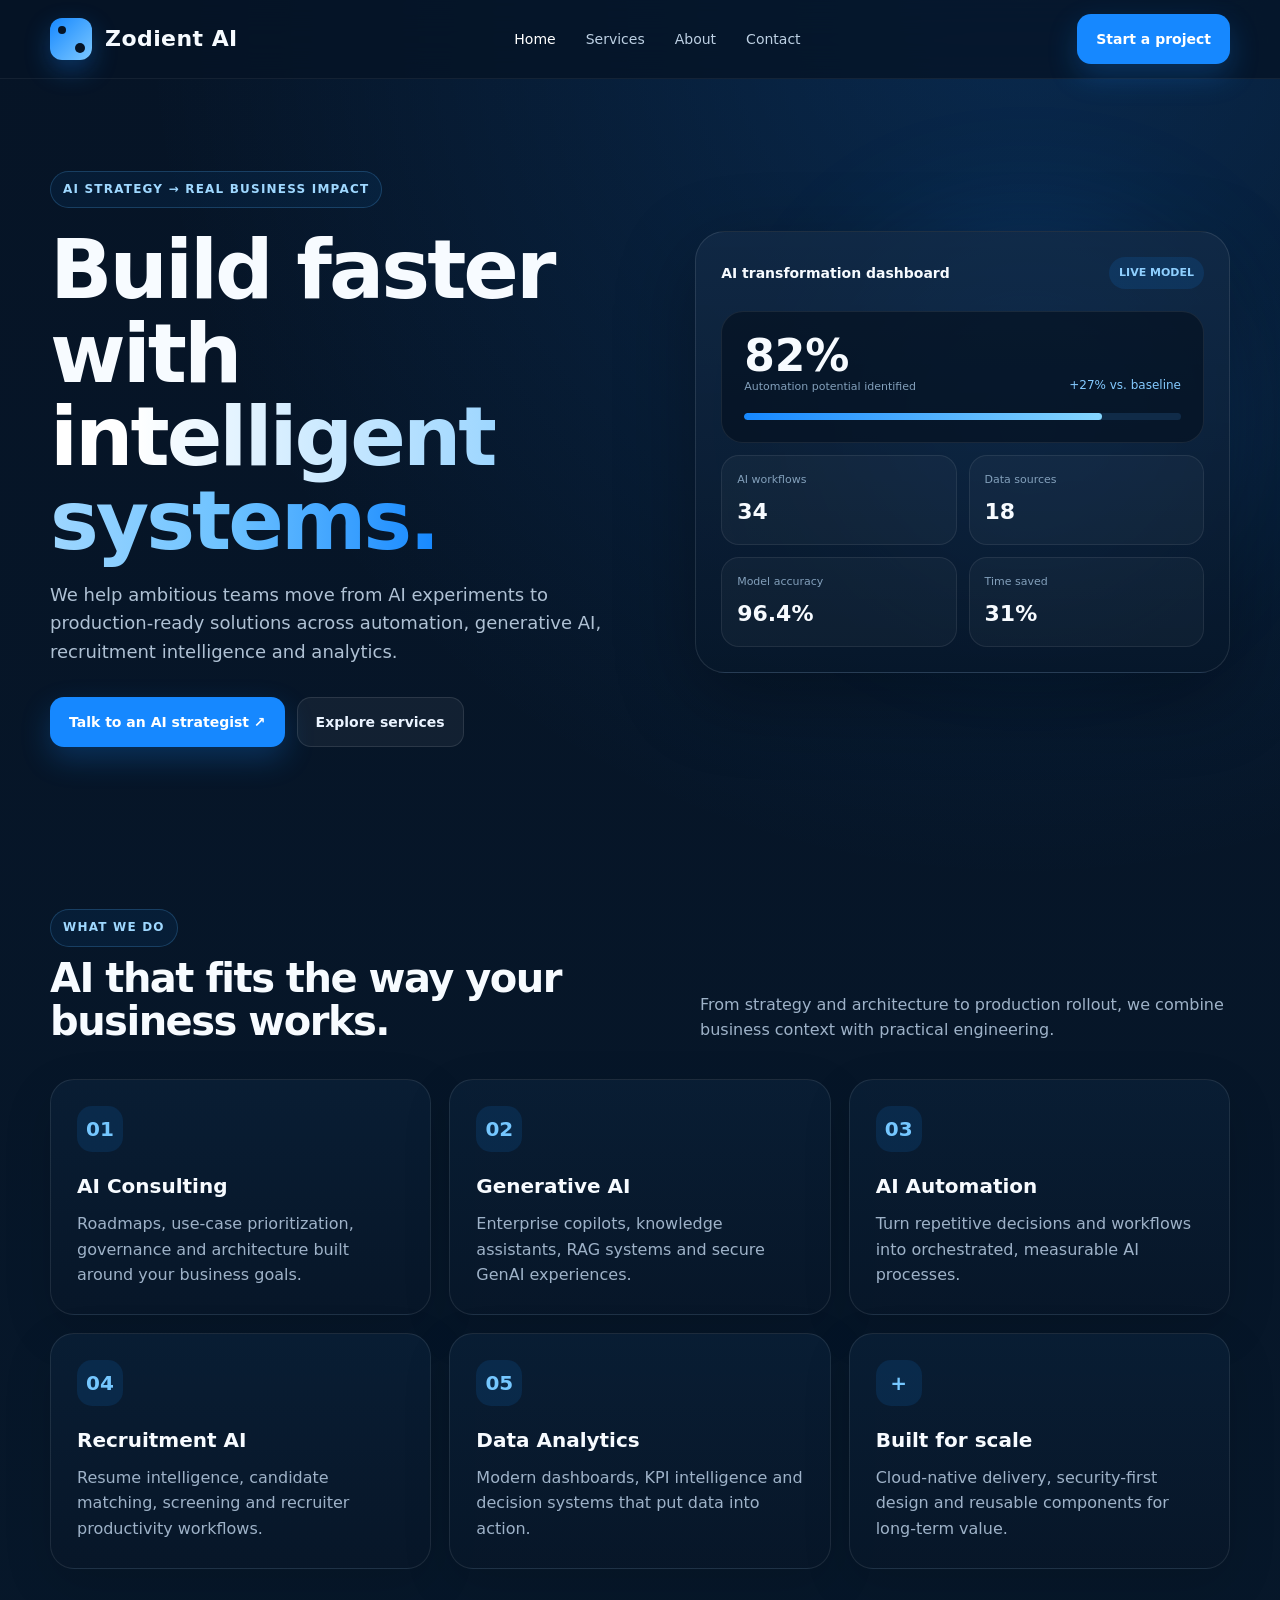
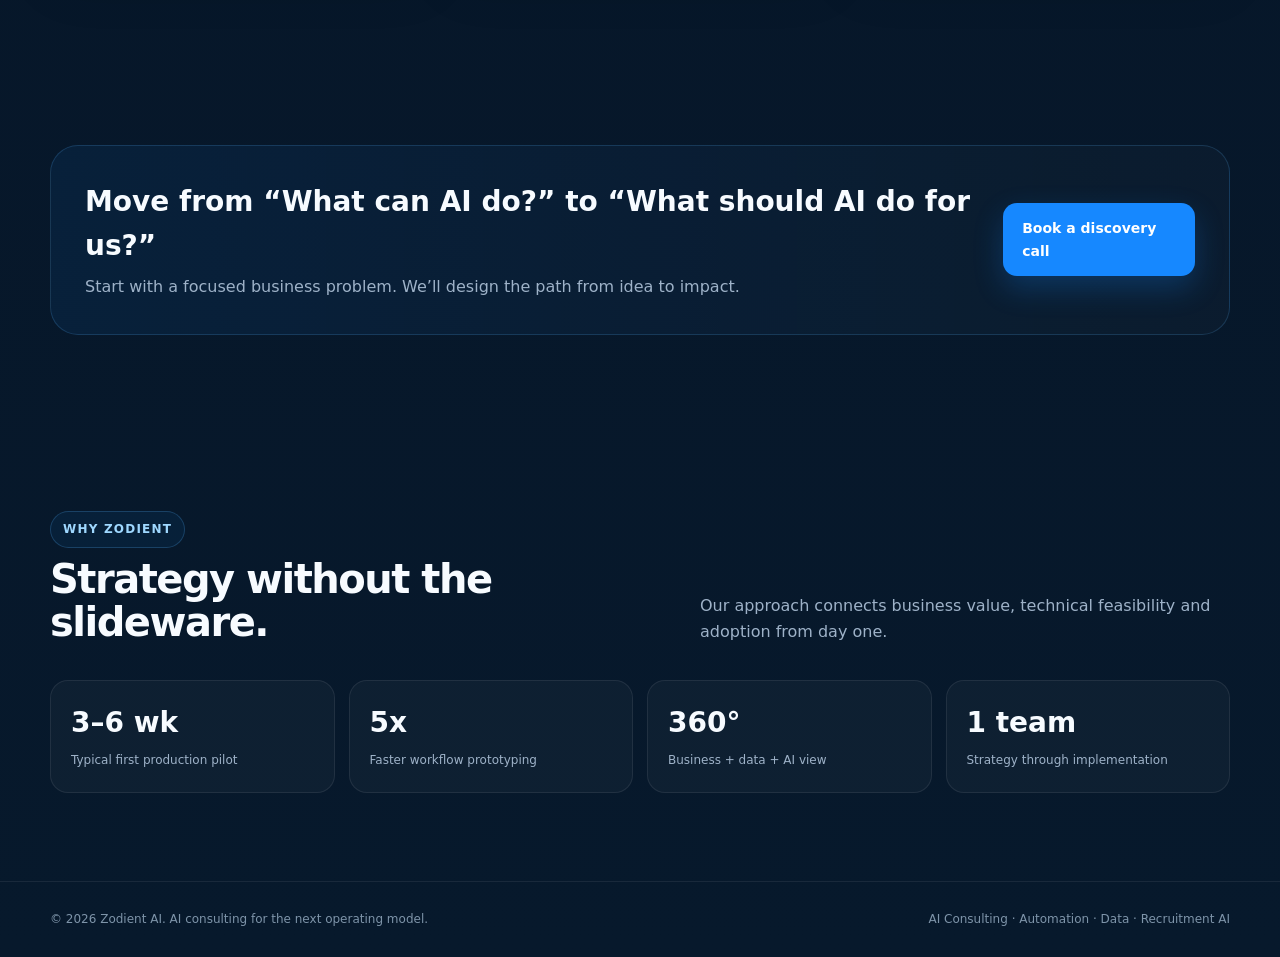
<file: index.html>
<!doctype html>
<html lang="en">
<head>
<meta charset="utf-8">
<meta name="viewport" content="width=device-width,initial-scale=1">
<title>AI Consulting | Zodient Technologies AI</title>
<meta name="description" content="Zodient helps organizations turn AI into measurable business outcomes through consulting, automation, data and recruitment intelligence.">
<link rel="stylesheet" href="styles.css">
</head>
<body>
<header class="nav">
  <div class="container nav-inner">
    <a href="index.html" class="logo"><span class="logo-mark"></span><span>Zodient AI</span></a>
    <button class="mobile-toggle" aria-label="Open menu">☰</button>
    <nav class="nav-links"><a class="active" href="index.html">Home</a><a class="" href="services.html">Services</a><a class="" href="about.html">About</a><a class="" href="contact.html">Contact</a></nav>
    <a class="btn btn-primary" href="contact.html">Start a project</a>
  </div>
</header>

<main>
<section class="hero">
  <div class="container hero-grid">
    <div>
      <div class="eyebrow">AI strategy → real business impact</div>
      <h1>Build faster with <span>intelligent systems.</span></h1>
      <p>We help ambitious teams move from AI experiments to production-ready solutions across automation, generative AI, recruitment intelligence and analytics.</p>
      <div class="hero-actions">
        <a class="btn btn-primary" href="contact.html">Talk to an AI strategist ↗</a>
        <a class="btn btn-ghost" href="services.html">Explore services</a>
      </div>
    </div>
    <div class="hero-visual">
      <div class="glow"></div>
      <div class="ai-panel">
        <div class="panel-top"><div class="panel-title">AI transformation dashboard</div><div class="badge">LIVE MODEL</div></div>
        <div class="metric-card">
          <div class="metric-row"><div><div class="metric-big">82%</div><div class="mini-label">Automation potential identified</div></div><div class="metric-note">+27% vs. baseline</div></div>
          <div class="progress"><span></span></div>
        </div>
        <div class="mini-grid">
          <div class="mini-card"><div class="mini-label">AI workflows</div><div class="mini-value">34</div></div>
          <div class="mini-card"><div class="mini-label">Data sources</div><div class="mini-value">18</div></div>
          <div class="mini-card"><div class="mini-label">Model accuracy</div><div class="mini-value">96.4%</div></div>
          <div class="mini-card"><div class="mini-label">Time saved</div><div class="mini-value">31%</div></div>
        </div>
      </div>
    </div>
  </div>
</section>

<section class="section">
  <div class="container">
    <div class="section-head">
      <div><div class="eyebrow">What we do</div><h2>AI that fits the way your business works.</h2></div>
      <p>From strategy and architecture to production rollout, we combine business context with practical engineering.</p>
    </div>
    <div class="grid-3">
      <a class="card" href="services.html#consulting"><div class="icon">01</div><h3>AI Consulting</h3><p>Roadmaps, use-case prioritization, governance and architecture built around your business goals.</p></a>
      <a class="card" href="services.html#genai"><div class="icon">02</div><h3>Generative AI</h3><p>Enterprise copilots, knowledge assistants, RAG systems and secure GenAI experiences.</p></a>
      <a class="card" href="services.html#automation"><div class="icon">03</div><h3>AI Automation</h3><p>Turn repetitive decisions and workflows into orchestrated, measurable AI processes.</p></a>
      <a class="card" href="services.html#recruitment"><div class="icon">04</div><h3>Recruitment AI</h3><p>Resume intelligence, candidate matching, screening and recruiter productivity workflows.</p></a>
      <a class="card" href="services.html#analytics"><div class="icon">05</div><h3>Data Analytics</h3><p>Modern dashboards, KPI intelligence and decision systems that put data into action.</p></a>
      <div class="card"><div class="icon">+</div><h3>Built for scale</h3><p>Cloud-native delivery, security-first design and reusable components for long-term value.</p></div>
    </div>
  </div>
</section>

<section class="section">
  <div class="container">
    <div class="band">
      <div class="band-inner">
        <div><h3>Move from “What can AI do?” to “What should AI do for us?”</h3><p>Start with a focused business problem. We’ll design the path from idea to impact.</p></div>
        <a class="btn btn-primary" href="contact.html">Book a discovery call</a>
      </div>
    </div>
  </div>
</section>

<section class="section">
  <div class="container">
    <div class="section-head"><div><div class="eyebrow">Why Zodient</div><h2>Strategy without the slideware.</h2></div><p>Our approach connects business value, technical feasibility and adoption from day one.</p></div>
    <div class="stat-row">
      <div class="stat"><b>3–6 wk</b><span>Typical first production pilot</span></div>
      <div class="stat"><b>5x</b><span>Faster workflow prototyping</span></div>
      <div class="stat"><b>360°</b><span>Business + data + AI view</span></div>
      <div class="stat"><b>1 team</b><span>Strategy through implementation</span></div>
    </div>
  </div>
</section>
</main>

<footer class="footer">
  <div class="container footer-inner">
    <div>© 2026 Zodient AI. AI consulting for the next operating model.</div>
    <div>AI Consulting · Automation · Data · Recruitment AI</div>
  </div>
</footer>
<script src="script.js"></script>
</body>
</html>
</file>
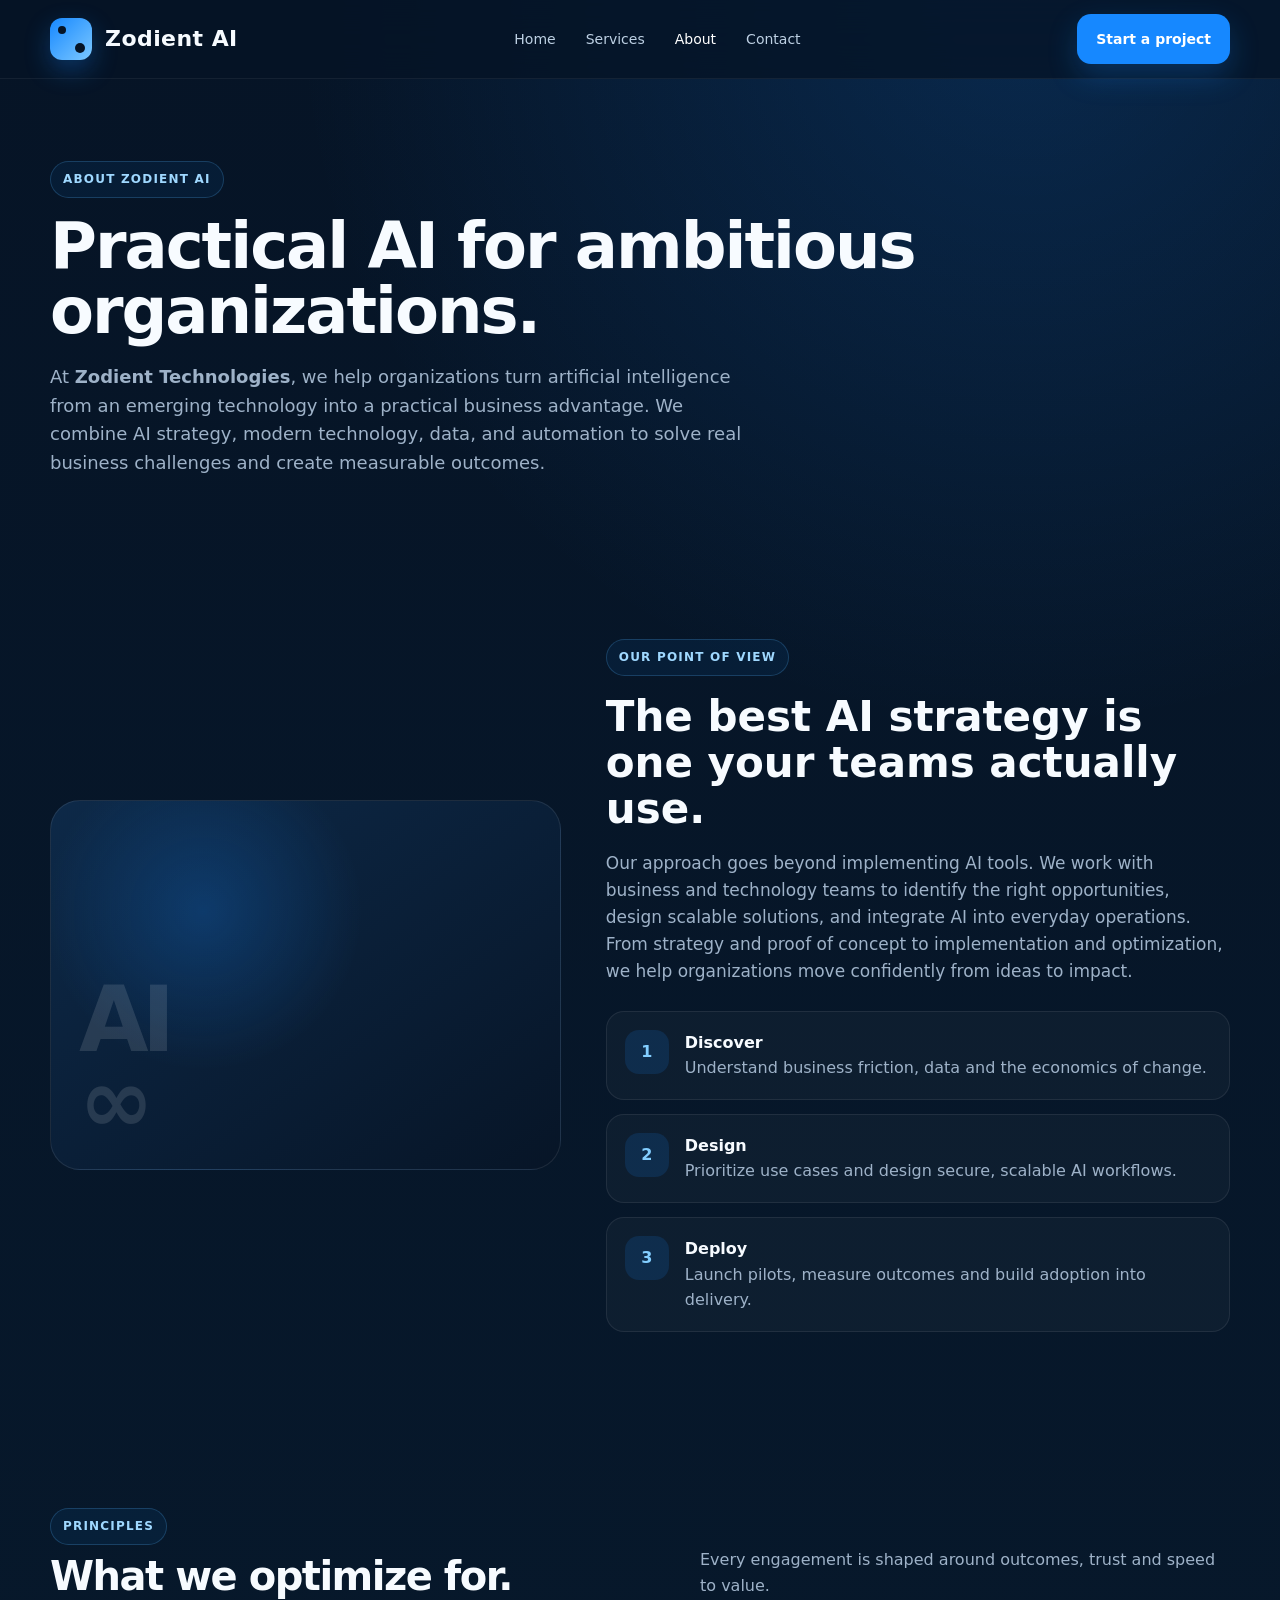
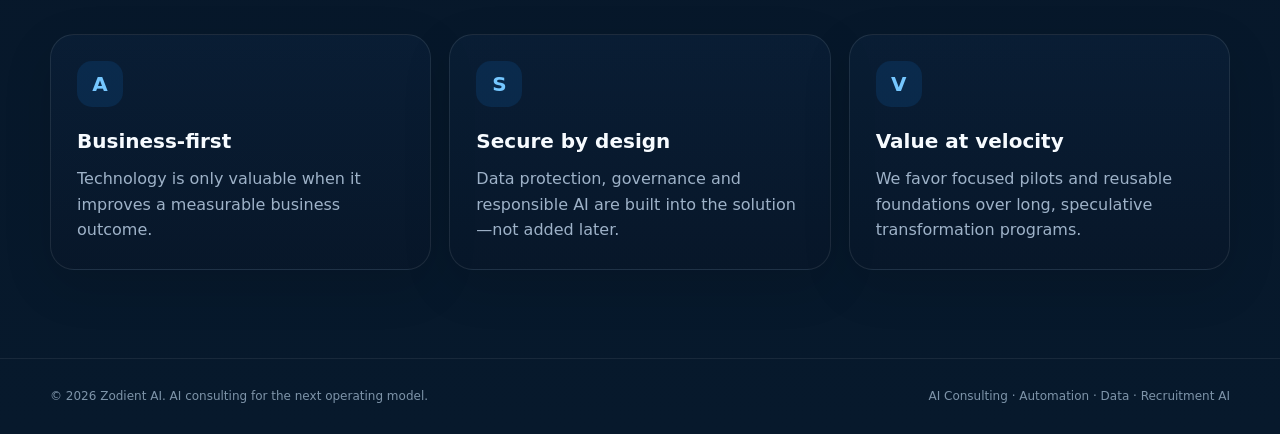
<file: about.html>
<!doctype html>
<html lang="en">
<head>
<meta charset="utf-8">
<meta name="viewport" content="width=device-width,initial-scale=1">
<title>About | Zodient AI</title>
<meta name="description" content="Zodient AI helps organizations turn AI into measurable business outcomes through consulting, automation, data and recruitment intelligence.">
<link rel="stylesheet" href="styles.css">
</head>
<body>
<header class="nav">
  <div class="container nav-inner">
    <a href="index.html" class="logo"><span class="logo-mark"></span><span>Zodient AI</span></a>
    <button class="mobile-toggle" aria-label="Open menu">☰</button>
    <nav class="nav-links"><a class="" href="index.html">Home</a><a class="" href="services.html">Services</a><a class="active" href="about.html">About</a><a class="" href="contact.html">Contact</a></nav>
    <a class="btn btn-primary" href="contact.html">Start a project</a>
  </div>
</header>

<main>
<section class="page-hero"><div class="container"><div class="eyebrow">About Zodient AI</div><h1>Practical AI for ambitious organizations.</h1><p> At <strong>Zodient Technologies</strong>, we help organizations turn
  artificial intelligence from an emerging technology into a practical
  business advantage. We combine AI strategy, modern technology, data,
  and automation to solve real business challenges and create measurable
  outcomes.</p></div></section>
<section class="section">
<div class="container about-layout">
  <div class="about-box"><div class="about-mark">AI<br>∞</div></div>
  <div>
    <div class="eyebrow">Our point of view</div>
    <h2 style="font-size:42px;line-height:1.1;margin:18px 0 12px">The best AI strategy is one your teams actually use.</h2>
    <p style="color:var(--muted);font-size:17px">Our approach goes beyond implementing AI tools. We work with business and technology teams to identify the right opportunities, design scalable solutions, and integrate AI into everyday operations. From
  strategy and proof of concept to implementation and optimization, we
  help organizations move confidently from ideas to impact.</p>
    <div class="timeline" style="margin-top:25px">
      <div class="step"><div class="num">1</div><div><strong>Discover</strong><div style="color:var(--muted)">Understand business friction, data and the economics of change.</div></div></div>
      <div class="step"><div class="num">2</div><div><strong>Design</strong><div style="color:var(--muted)">Prioritize use cases and design secure, scalable AI workflows.</div></div></div>
      <div class="step"><div class="num">3</div><div><strong>Deploy</strong><div style="color:var(--muted)">Launch pilots, measure outcomes and build adoption into delivery.</div></div></div>
    </div>
  </div>
</div>
</section>
<section class="section">
<div class="container">
<div class="section-head"><div><div class="eyebrow">Principles</div><h2>What we optimize for.</h2></div><p>Every engagement is shaped around outcomes, trust and speed to value.</p></div>
<div class="grid-3">
  <div class="card"><div class="icon">A</div><h3>Business-first</h3><p>Technology is only valuable when it improves a measurable business outcome.</p></div>
  <div class="card"><div class="icon">S</div><h3>Secure by design</h3><p>Data protection, governance and responsible AI are built into the solution—not added later.</p></div>
  <div class="card"><div class="icon">V</div><h3>Value at velocity</h3><p>We favor focused pilots and reusable foundations over long, speculative transformation programs.</p></div>
</div>
</div>
</section>
</main>

<footer class="footer">
  <div class="container footer-inner">
    <div>© 2026 Zodient AI. AI consulting for the next operating model.</div>
    <div>AI Consulting · Automation · Data · Recruitment AI</div>
  </div>
</footer>
<script src="script.js"></script>
</body>
</html>
</file>
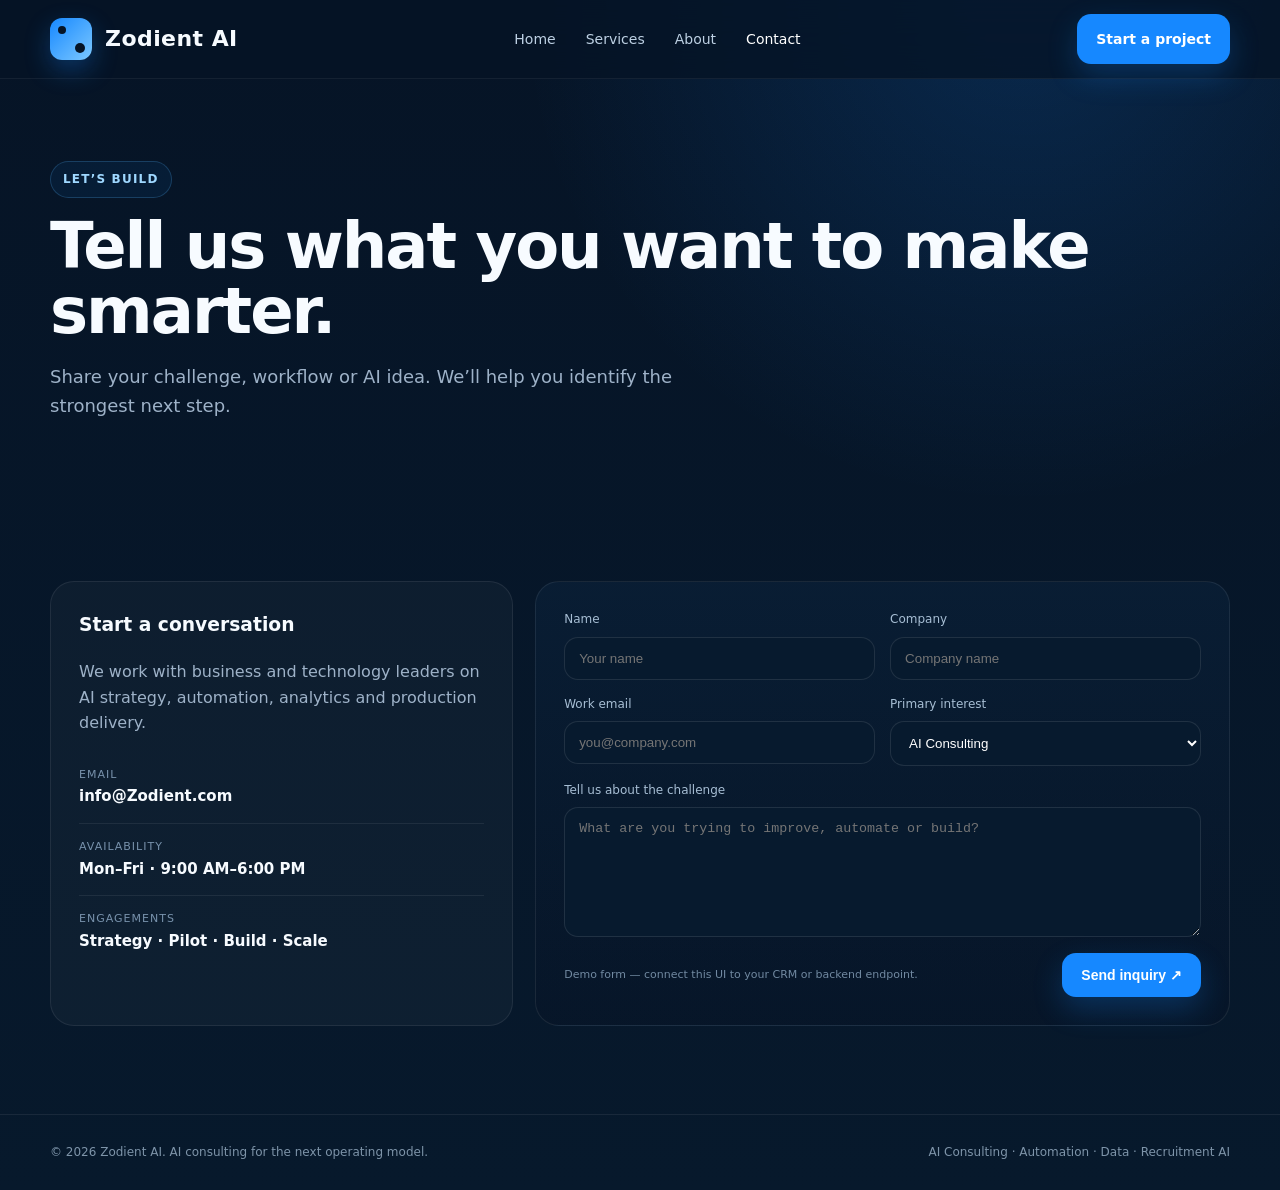
<file: contact.html>
<!doctype html>
<html lang="en">
<head>
<meta charset="utf-8">
<meta name="viewport" content="width=device-width,initial-scale=1">
<title>Contact | Zodient AI</title>
<meta name="description" content="Zodient AI helps organizations turn AI into measurable business outcomes through consulting, automation, data and recruitment intelligence.">
<link rel="stylesheet" href="styles.css">
</head>
<body>
<header class="nav">
  <div class="container nav-inner">
    <a href="index.html" class="logo"><span class="logo-mark"></span><span>Zodient AI</span></a>
    <button class="mobile-toggle" aria-label="Open menu">☰</button>
    <nav class="nav-links"><a class="" href="index.html">Home</a><a class="" href="services.html">Services</a><a class="" href="about.html">About</a><a class="active" href="contact.html">Contact</a></nav>
    <a class="btn btn-primary" href="contact.html">Start a project</a>
  </div>
</header>

<main>
<section class="page-hero"><div class="container"><div class="eyebrow">Let’s build</div><h1>Tell us what you want to make smarter.</h1><p>Share your challenge, workflow or AI idea. We’ll help you identify the strongest next step.</p></div></section>
<section class="section">
<div class="container contact-grid">
  <div class="contact-info">
    <h3>Start a conversation</h3>
    <p style="color:var(--muted)">We work with business and technology leaders on AI strategy, automation, analytics and production delivery.</p>
    <div class="contact-item"><span>Email</span><strong>info@Zodient.com</strong></div>
    <div class="contact-item"><span>Availability</span><strong>Mon–Fri · 9:00 AM–6:00 PM</strong></div>
    <div class="contact-item"><span>Engagements</span><strong>Strategy · Pilot · Build · Scale</strong></div>
  </div>
  <form class="form" id="contactForm">
    <div class="fields">
      <div class="field"><label for="name">Name</label><input class="input" id="name" required placeholder="Your name"></div>
      <div class="field"><label for="company">Company</label><input class="input" id="company" placeholder="Company name"></div>
      <div class="field"><label for="email">Work email</label><input class="input" id="email" type="email" required placeholder="you@company.com"></div>
      <div class="field"><label for="service">Primary interest</label><select class="input" id="service"><option>AI Consulting</option><option>Generative AI</option><option>AI Automation</option><option>Recruitment AI</option><option>Data Analytics</option></select></div>
      <div class="field full"><label for="message">Tell us about the challenge</label><textarea id="message" required placeholder="What are you trying to improve, automate or build?"></textarea></div>
    </div>
    <div class="form-footer"><div class="fine">Demo form — connect this UI to your CRM or backend endpoint.</div><button class="btn btn-primary" type="submit">Send inquiry ↗</button></div>
    <div id="success" class="success">Thanks — your inquiry has been captured in the demo UI.</div>
  </form>
</div>
</section>
</main>

<footer class="footer">
  <div class="container footer-inner">
    <div>© 2026 Zodient AI. AI consulting for the next operating model.</div>
    <div>AI Consulting · Automation · Data · Recruitment AI</div>
  </div>
</footer>
<script src="script.js"></script>
</body>
</html>
</file>
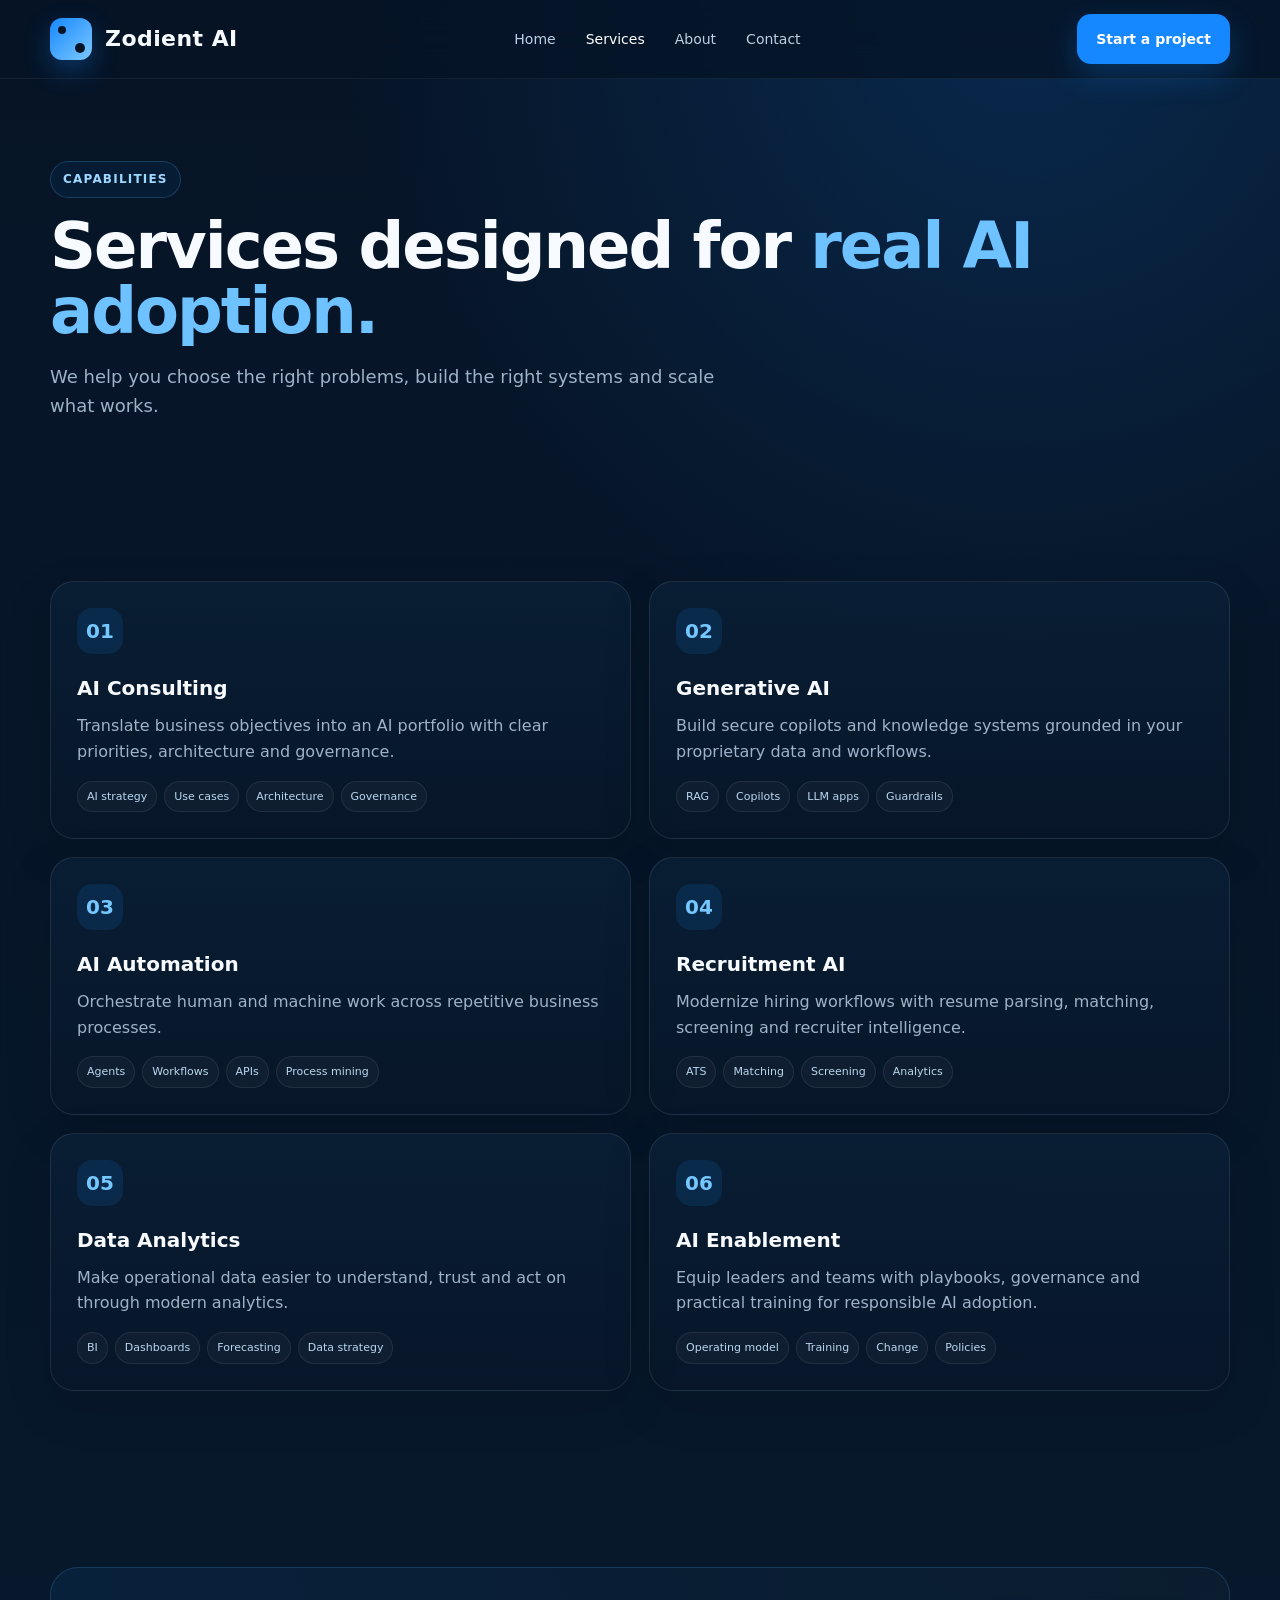
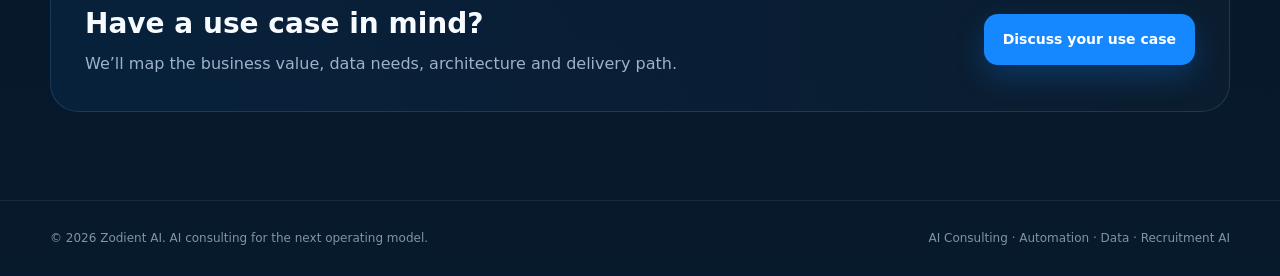
<file: services.html>
<!doctype html>
<html lang="en">
<head>
<meta charset="utf-8">
<meta name="viewport" content="width=device-width,initial-scale=1">
<title>Services | Zodient Technologies</title>
<meta name="description" content="Zodient AI helps organizations turn AI into measurable business outcomes through consulting, automation, data and recruitment intelligence.">
<link rel="stylesheet" href="styles.css">
</head>
<body>
<header class="nav">
  <div class="container nav-inner">
    <a href="index.html" class="logo"><span class="logo-mark"></span><span>Zodient AI</span></a>
    <button class="mobile-toggle" aria-label="Open menu">☰</button>
    <nav class="nav-links"><a class="" href="index.html">Home</a><a class="active" href="services.html">Services</a><a class="" href="about.html">About</a><a class="" href="contact.html">Contact</a></nav>
    <a class="btn btn-primary" href="contact.html">Start a project</a>
  </div>
</header>

<main>
<section class="page-hero"><div class="container"><div class="eyebrow">Capabilities</div><h1>Services designed for <span style="color:#6dc2ff">real AI adoption.</span></h1><p>We help you choose the right problems, build the right systems and scale what works.</p></div></section>
<section class="section">
<div class="container">
<div class="grid-2">
  <article class="card" id="consulting"><div class="icon">01</div><h3>AI Consulting</h3><p>Translate business objectives into an AI portfolio with clear priorities, architecture and governance.</p><div class="service-list"><span class="tag">AI strategy</span><span class="tag">Use cases</span><span class="tag">Architecture</span><span class="tag">Governance</span></div></article>
  <article class="card" id="genai"><div class="icon">02</div><h3>Generative AI</h3><p>Build secure copilots and knowledge systems grounded in your proprietary data and workflows.</p><div class="service-list"><span class="tag">RAG</span><span class="tag">Copilots</span><span class="tag">LLM apps</span><span class="tag">Guardrails</span></div></article>
  <article class="card" id="automation"><div class="icon">03</div><h3>AI Automation</h3><p>Orchestrate human and machine work across repetitive business processes.</p><div class="service-list"><span class="tag">Agents</span><span class="tag">Workflows</span><span class="tag">APIs</span><span class="tag">Process mining</span></div></article>
  <article class="card" id="recruitment"><div class="icon">04</div><h3>Recruitment AI</h3><p>Modernize hiring workflows with resume parsing, matching, screening and recruiter intelligence.</p><div class="service-list"><span class="tag">ATS</span><span class="tag">Matching</span><span class="tag">Screening</span><span class="tag">Analytics</span></div></article>
  <article class="card" id="analytics"><div class="icon">05</div><h3>Data Analytics</h3><p>Make operational data easier to understand, trust and act on through modern analytics.</p><div class="service-list"><span class="tag">BI</span><span class="tag">Dashboards</span><span class="tag">Forecasting</span><span class="tag">Data strategy</span></div></article>
  <article class="card"><div class="icon">06</div><h3>AI Enablement</h3><p>Equip leaders and teams with playbooks, governance and practical training for responsible AI adoption.</p><div class="service-list"><span class="tag">Operating model</span><span class="tag">Training</span><span class="tag">Change</span><span class="tag">Policies</span></div></article>
</div>
</div>
</section>
<section class="section"><div class="container"><div class="band"><div class="band-inner"><div><h3>Have a use case in mind?</h3><p>We’ll map the business value, data needs, architecture and delivery path.</p></div><a class="btn btn-primary" href="contact.html">Discuss your use case</a></div></div></div></section>
</main>

<footer class="footer">
  <div class="container footer-inner">
    <div>© 2026 Zodient AI. AI consulting for the next operating model.</div>
    <div>AI Consulting · Automation · Data · Recruitment AI</div>
  </div>
</footer>
<script src="script.js"></script>
</body>
</html>
</file>
<file: styles.css>
:root{
  --navy:#061426;
  --navy-2:#0b1e35;
  --blue:#1688ff;
  --blue-2:#58b8ff;
  --white:#f7fbff;
  --muted:#9eb2c8;
  --line:rgba(255,255,255,.10);
  --card:rgba(11,30,53,.72);
  --shadow:0 24px 80px rgba(0,0,0,.30);
  --radius:24px;
  --max:1180px;
}
*{box-sizing:border-box}
html{scroll-behavior:smooth}
body{
  margin:0;
  font-family:Inter,ui-sans-serif,system-ui,-apple-system,BlinkMacSystemFont,"Segoe UI",sans-serif;
  background:
    radial-gradient(circle at 80% 0%, rgba(22,136,255,.18), transparent 32%),
    linear-gradient(180deg,#061426 0%,#07192c 100%);
  color:var(--white);
  line-height:1.6;
}
a{color:inherit;text-decoration:none}
img{max-width:100%;display:block}
.container{width:min(var(--max),calc(100% - 40px));margin:auto}
.nav{
  position:sticky;top:0;z-index:50;
  backdrop-filter:blur(18px);
  background:rgba(6,20,38,.78);
  border-bottom:1px solid rgba(255,255,255,.06);
}
.nav-inner{height:78px;display:flex;align-items:center;justify-content:space-between;gap:24px}
.logo{display:flex;align-items:center;gap:13px;font-weight:800;font-size:22px;letter-spacing:.44px
}
.logo-mark{
  width:42px;height:42px;border-radius:12px;position:relative;overflow:hidden;
  background:linear-gradient(135deg,var(--blue),#7cc8ff);
  box-shadow:0 10px 26px rgba(22,136,255,.30);
}
.logo-mark:before,.logo-mark:after{content:"";position:absolute;background:#061426;border-radius:50%}
.logo-mark:before{width:8px;height:8px;left:8px;top:8px}
.logo-mark:after{width:10px;height:10px;right:7px;bottom:7px}
.nav-links{display:flex;align-items:center;gap:30px;color:#bdd0e3;font-size:14px}
.nav-links a{transition:.2s}
.nav-links a:hover,.nav-links a.active{color:#fff}
.btn{
  display:inline-flex;align-items:center;justify-content:center;gap:9px;
  border-radius:14px;padding:13px 18px;font-weight:700;font-size:14px;
  border:1px solid transparent;cursor:pointer;transition:.2s;
}
.btn-primary{background:var(--blue);color:#fff;box-shadow:0 12px 30px rgba(22,136,255,.24)}
.btn-primary:hover{transform:translateY(-1px);background:#2b98ff}
.btn-ghost{background:rgba(255,255,255,.05);border-color:var(--line);color:#eaf3ff}
.mobile-toggle{display:none;background:none;border:0;color:#fff;font-size:26px}
.hero{padding:92px 0 74px}
.hero-grid{display:grid;grid-template-columns:1.05fr .95fr;gap:54px;align-items:center}
.eyebrow{
  display:inline-flex;align-items:center;gap:8px;padding:8px 12px;border:1px solid rgba(88,184,255,.22);
  border-radius:999px;background:rgba(22,136,255,.07);color:#9fd8ff;font-size:12px;font-weight:800;text-transform:uppercase;letter-spacing:1.2px;
}
.hero h1{font-size:clamp(48px,7vw,82px);line-height:1.02;letter-spacing:-3px;margin:20px 0 18px;max-width:730px}
.hero h1 span{
  background:linear-gradient(90deg,#fff 10%,#6dc2ff 75%,#1688ff);
  -webkit-background-clip:text;background-clip:text;color:transparent;
}
.hero p{font-size:18px;color:#afc1d4;max-width:650px;margin:0 0 30px}
.hero-actions{display:flex;gap:12px;flex-wrap:wrap}
.hero-visual{position:relative;min-height:500px}
.glow{position:absolute;inset:8% 6% auto auto;width:340px;height:340px;border-radius:50%;background:rgba(22,136,255,.26);filter:blur(70px)}
.ai-panel{
  position:relative;z-index:2;
  margin-top:22px;padding:25px;border:1px solid rgba(255,255,255,.10);
  border-radius:30px;background:linear-gradient(180deg,rgba(18,42,70,.82),rgba(7,23,42,.88));
  box-shadow:var(--shadow);overflow:hidden
}
.ai-panel:after{
  content:"";position:absolute;inset:0;background:
  linear-gradient(90deg,transparent 49.5%,rgba(255,255,255,.06) 50%,transparent 50.5%),
  linear-gradient(0deg,transparent 49.5%,rgba(255,255,255,.04) 50%,transparent 50.5%);
  background-size:42px 42px;opacity:.35;pointer-events:none
}
.panel-top{display:flex;justify-content:space-between;align-items:center;position:relative;z-index:2}
.badge{padding:7px 10px;border-radius:999px;background:rgba(22,136,255,.13);color:#8fd0ff;font-size:11px;font-weight:800}
.panel-title{font-size:14px;font-weight:800}
.metric-card{
  margin-top:22px;padding:22px;border-radius:22px;background:rgba(5,18,33,.70);border:1px solid rgba(255,255,255,.08);position:relative;z-index:2
}
.metric-row{display:flex;justify-content:space-between;gap:20px;align-items:end}
.metric-big{font-size:44px;font-weight:850;line-height:1}
.metric-note{font-size:12px;color:#84caff}
.progress{height:7px;border-radius:999px;background:#102b48;margin-top:18px;overflow:hidden}
.progress>span{display:block;height:100%;width:82%;background:linear-gradient(90deg,var(--blue),#85d6ff);border-radius:inherit}
.mini-grid{display:grid;grid-template-columns:repeat(2,1fr);gap:12px;margin-top:12px;position:relative;z-index:2}
.mini-card{padding:15px;border:1px solid rgba(255,255,255,.08);border-radius:18px;background:rgba(255,255,255,.03)}
.mini-label{font-size:11px;color:#83a0bb}.mini-value{font-size:22px;font-weight:800;margin-top:5px}
.section{padding:88px 0}
.section-head{display:flex;justify-content:space-between;align-items:end;gap:30px;margin-bottom:36px}
.section-head h2{font-size:40px;line-height:1.08;letter-spacing:-1.5px;margin:10px 0 0}
.section-head p{max-width:530px;color:var(--muted);margin:0}
.grid-3{display:grid;grid-template-columns:repeat(3,1fr);gap:18px}
.grid-2{display:grid;grid-template-columns:repeat(2,1fr);gap:18px}
.card{
  padding:26px;border:1px solid rgba(255,255,255,.09);border-radius:24px;
  background:linear-gradient(180deg,rgba(10,31,54,.84),rgba(8,23,41,.84));
  box-shadow:0 16px 50px rgba(0,0,0,.12)
}
.card:hover{border-color:rgba(88,184,255,.32);transform:translateY(-2px);transition:.2s}
.icon{
  width:46px;height:46px;border-radius:15px;display:grid;place-items:center;
  background:rgba(22,136,255,.12);color:#75c7ff;font-size:20px;font-weight:800;margin-bottom:18px
}
.card h3{font-size:20px;margin:0 0 9px}.card p{color:var(--muted);margin:0}
.service-list{margin-top:16px;display:flex;flex-wrap:wrap;gap:7px}
.tag{font-size:11px;color:#b9d7ef;padding:6px 9px;border-radius:999px;border:1px solid rgba(255,255,255,.08);background:rgba(255,255,255,.03)}
.band{
  padding:34px;border-radius:28px;border:1px solid rgba(88,184,255,.18);
  background:linear-gradient(90deg,rgba(22,136,255,.08),rgba(255,255,255,.02))
}
.band-inner{display:flex;align-items:center;justify-content:space-between;gap:25px}
.band h3{font-size:28px;margin:0 0 5px}.band p{margin:0;color:var(--muted)}
.stat-row{display:grid;grid-template-columns:repeat(4,1fr);gap:14px;margin-top:28px}
.stat{padding:20px;border:1px solid rgba(255,255,255,.08);border-radius:18px;background:rgba(255,255,255,.03)}
.stat b{display:block;font-size:28px}.stat span{font-size:12px;color:var(--muted)}
.page-hero{padding:82px 0 55px}.page-hero h1{font-size:64px;line-height:1.02;letter-spacing:-2px;margin:16px 0}.page-hero p{max-width:700px;color:var(--muted);font-size:18px}
.about-layout{display:grid;grid-template-columns:.9fr 1.1fr;gap:45px;align-items:center}
.about-box{min-height:370px;border-radius:30px;padding:28px;border:1px solid rgba(255,255,255,.09);background:
  radial-gradient(circle at 30% 30%,rgba(22,136,255,.23),transparent 36%),
  linear-gradient(145deg,#0d2948,#071527);display:flex;align-items:end}
.about-mark{font-size:90px;font-weight:900;letter-spacing:-7px;line-height:.9;color:rgba(255,255,255,.12)}
.timeline{display:grid;gap:14px}.step{display:grid;grid-template-columns:44px 1fr;gap:16px;padding:18px;border:1px solid rgba(255,255,255,.08);border-radius:18px;background:rgba(255,255,255,.03)}
.num{width:44px;height:44px;border-radius:14px;background:rgba(22,136,255,.14);display:grid;place-items:center;color:#83ceff;font-weight:800}
.contact-grid{display:grid;grid-template-columns:.8fr 1.2fr;gap:22px}
.contact-info{padding:28px;border:1px solid rgba(255,255,255,.08);border-radius:24px;background:rgba(255,255,255,.03)}
.contact-info h3{margin-top:0}.contact-item{padding:14px 0;border-bottom:1px solid rgba(255,255,255,.07)}.contact-item:last-child{border-bottom:0}
.contact-item span{display:block;font-size:11px;color:#7892ac;text-transform:uppercase;letter-spacing:1px}.contact-item strong{font-size:15px}
.form{padding:28px;border:1px solid rgba(255,255,255,.08);border-radius:24px;background:linear-gradient(180deg,rgba(10,31,54,.84),rgba(7,22,40,.84))}
.fields{display:grid;grid-template-columns:1fr 1fr;gap:15px}.field{display:flex;flex-direction:column;gap:7px}.field.full{grid-column:1/-1}
label{font-size:12px;color:#a7bed4}.input,textarea{
  width:100%;padding:13px 14px;border:1px solid rgba(255,255,255,.10);border-radius:14px;background:#071a2e;color:#fff;outline:none
}
.input:focus,textarea:focus{border-color:rgba(88,184,255,.55);box-shadow:0 0 0 3px rgba(22,136,255,.10)}
textarea{min-height:130px;resize:vertical}.form-footer{display:flex;justify-content:space-between;align-items:center;margin-top:16px;gap:16px}.fine{font-size:11px;color:#7189a1}
.footer{border-top:1px solid rgba(255,255,255,.07);padding:28px 0;color:#7e94a9;font-size:12px}
.footer-inner{display:flex;justify-content:space-between;gap:20px}
.success{display:none;margin-top:12px;padding:11px 13px;border-radius:12px;background:rgba(22,136,255,.12);border:1px solid rgba(88,184,255,.18);color:#a9dcff;font-size:13px}
@media (max-width: 980px){
  .hero-grid,.about-layout,.contact-grid{grid-template-columns:1fr}
  .hero-visual{min-height:400px}.grid-3{grid-template-columns:repeat(2,1fr)}
  .nav-links{display:none}.mobile-toggle{display:block}.nav.open .nav-links{
    display:flex;position:absolute;left:20px;right:20px;top:72px;flex-direction:column;align-items:stretch;
    padding:18px;background:#081a2e;border:1px solid var(--line);border-radius:18px
  }
  .nav.open .nav-links a{padding:10px}
}
@media (max-width: 680px){
  .container{width:min(var(--max),calc(100% - 28px))}
  .hero{padding-top:62px}.hero h1{font-size:48px;letter-spacing:-2px}.page-hero h1{font-size:48px}
  .section{padding:66px 0}.section-head{display:block}.section-head h2{font-size:32px}.section-head p{margin-top:12px}
  .grid-3,.grid-2,.stat-row,.fields{grid-template-columns:1fr}
  .field.full{grid-column:auto}.band-inner,.form-footer,.footer-inner{flex-direction:column;align-items:flex-start}
  .ai-panel{padding:18px}.hero-visual{min-height:330px}.metric-big{font-size:38px}
}
</file>
